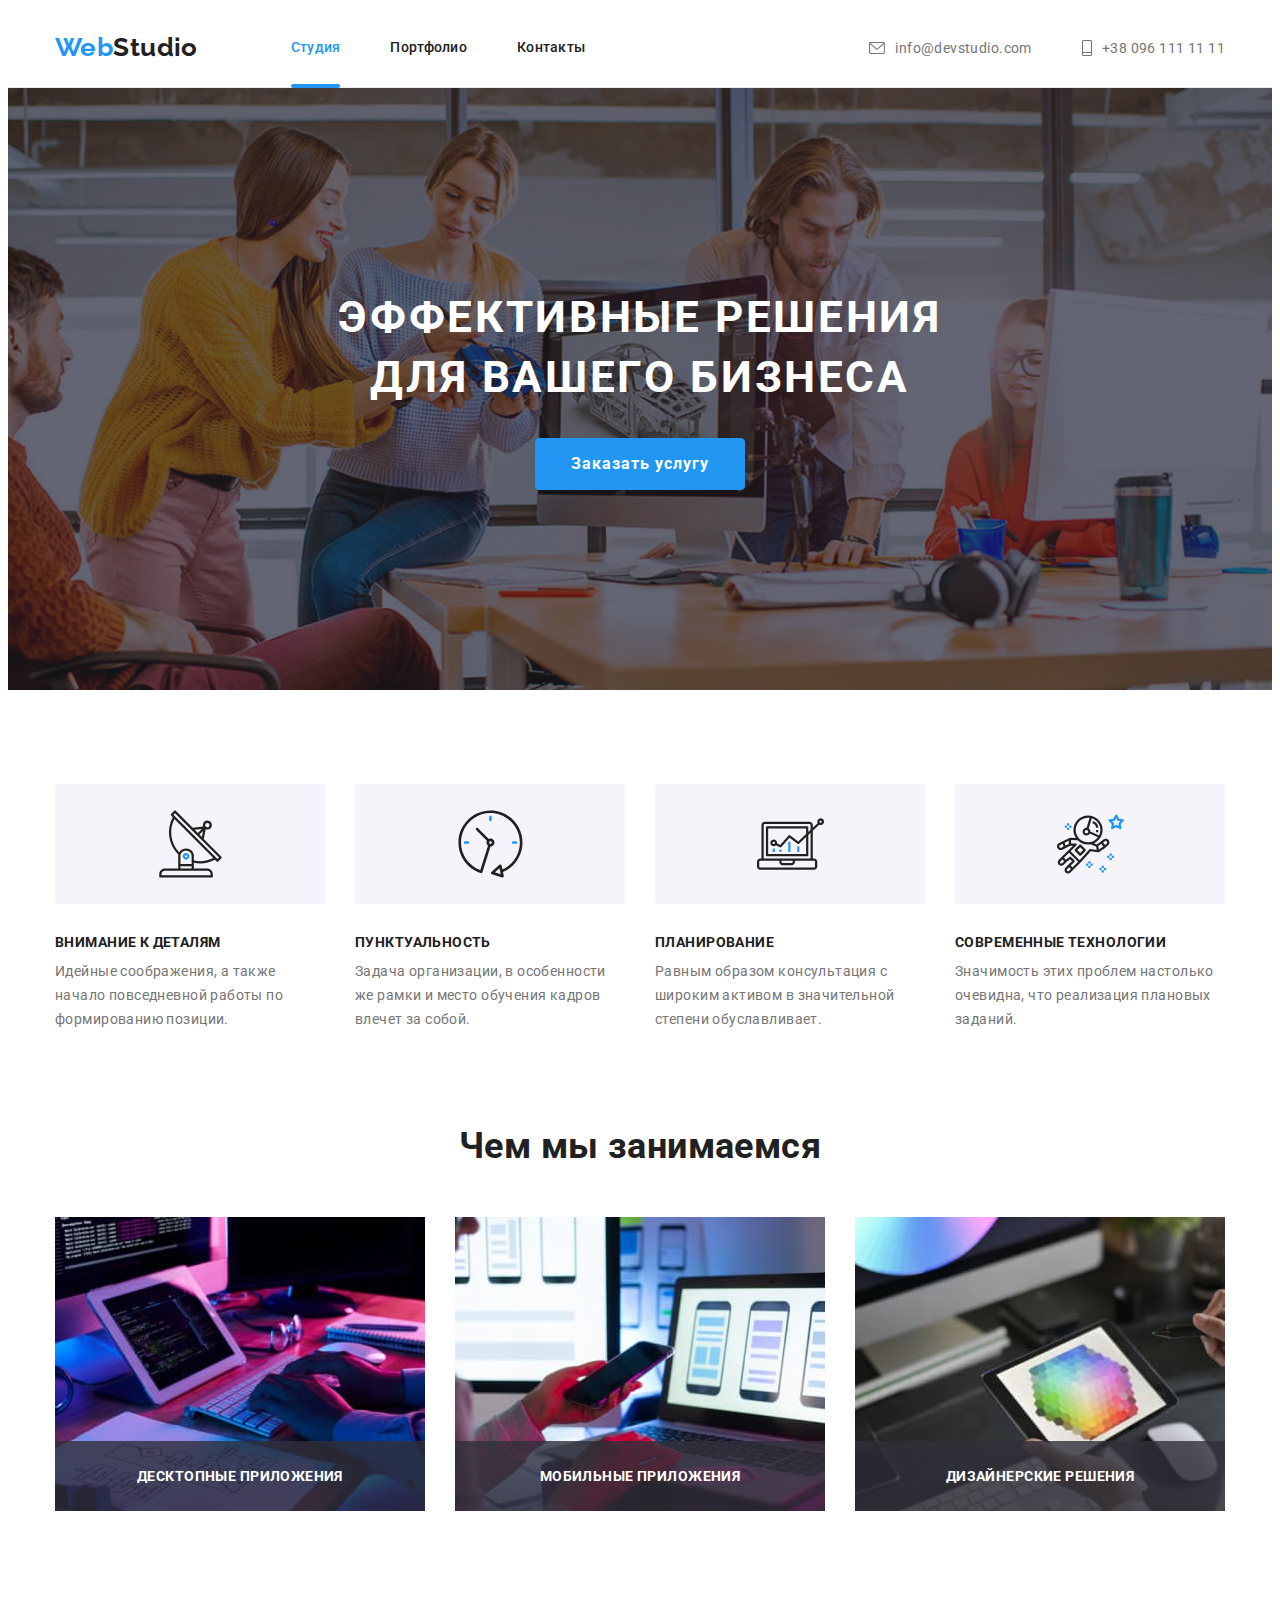
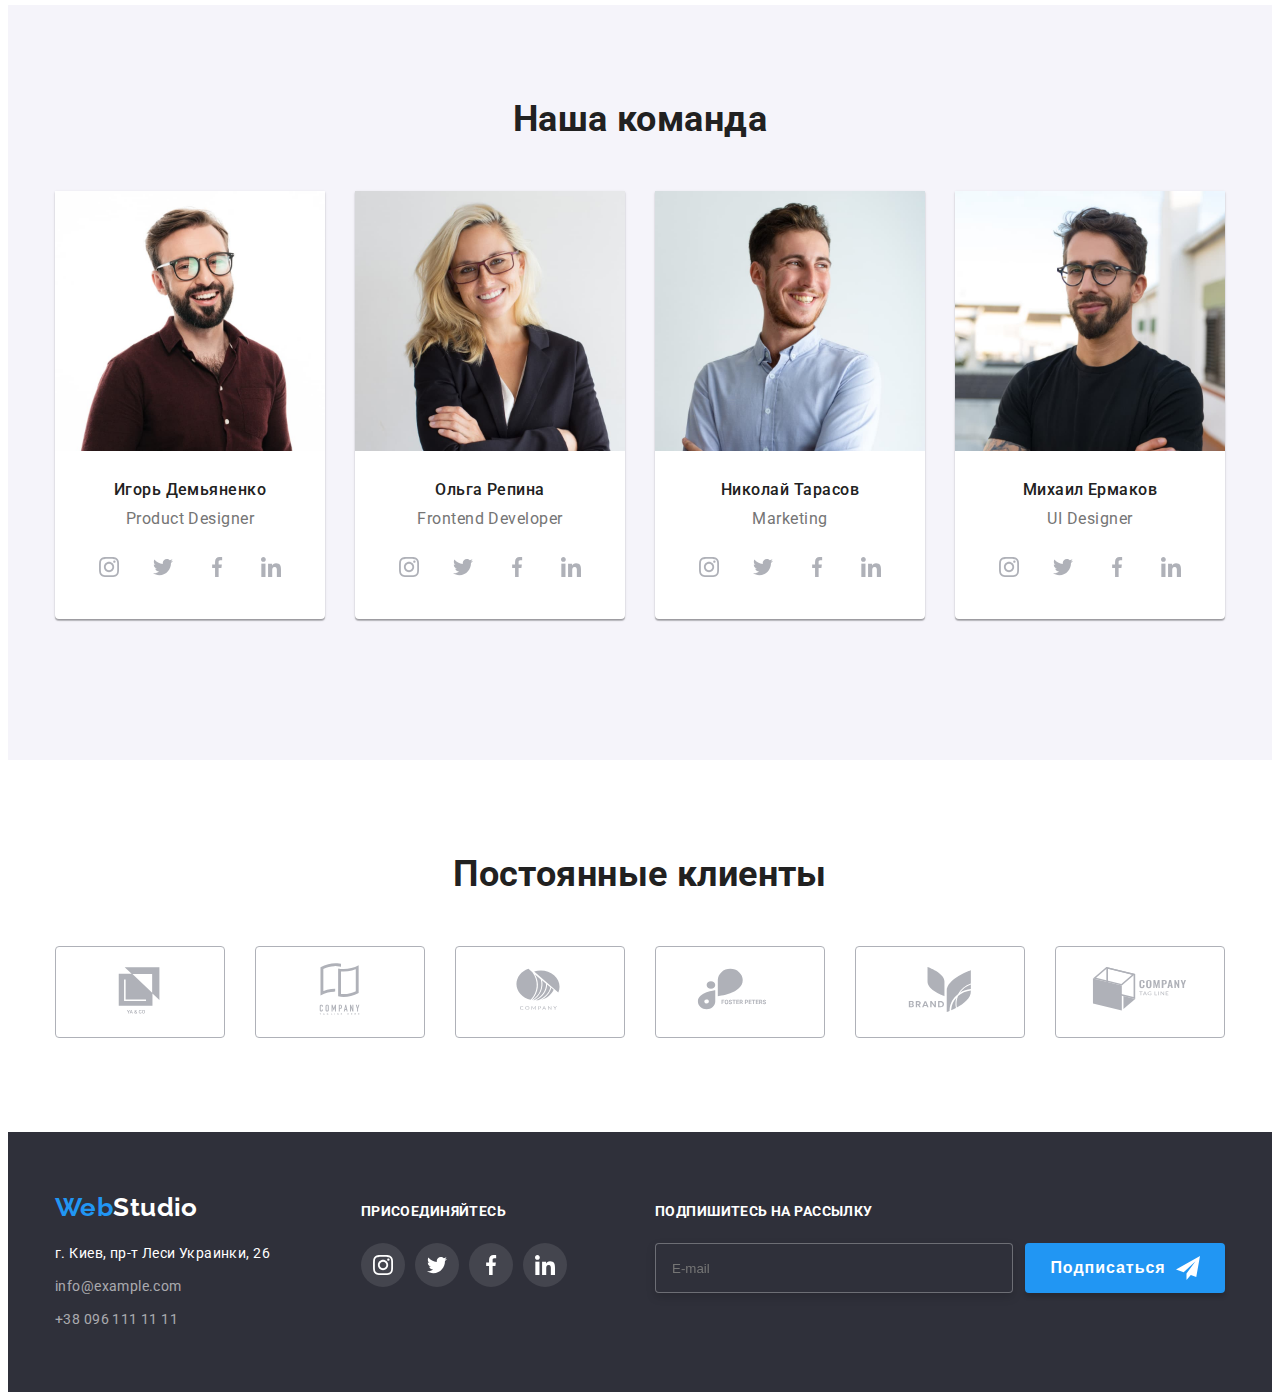
<file: index.html>
<!DOCTYPE html>
<html lang="ru">
<head>
	<meta charset="UTF-8">
	<meta name="viewport" content="width=device-width, initial-scale=1.0">
	<title>Студия</title>
	<link href="https://fonts.googleapis.com/css2?family=Raleway:wght@400;700&family=Roboto:wght@400;500;700;900&display=swap" rel="stylesheet">
	<link rel="stylesheet" href="https://cdnjs.cloudflare.com/ajax/libs/modern-normalize/1.1.0/modern-normalize.min.css" integrity="sha512-wpPYUAdjBVSE4KJnH1VR1HeZfpl1ub8YT/NKx4PuQ5NmX2tKuGu6U/JRp5y+Y8XG2tV+wKQpNHVUX03MfMFn9Q==" crossorigin="anonymous" referrerpolicy="no-referrer" />
	<link rel="stylesheet" href="./css/styles.css">
</head>


<body>
	
	<header class="header">
		<div class="container">
			<a href="" class="logo "><span>Web</span>Studio </a>
		<nav class="header-nav">
			<ul class="header-list list">
				<li class="header-item  "><a class="link currentlink header-top-link " target="_blank" href="./index.html" > Студия</a> </li>
				<li class="header-item "><a class="link header-top-link   " target="_blank" href="./portfolio.html" >Портфолио</a></li>			
				<li><a class="link header-top-link " target="_blank" href="" >Контакты</a></li>
			</ul>
		</nav>	
			<ul class="header-link list">
			<li class="header-item">
				<a class="header-link-list mail " href="mailto:info@devstudio.com">
					<svg class="header-soc-icon" width="16" height="12">
						<use href="./images/symbol-defs.svg#icon-envelope"	></use>
					</svg>info@devstudio.com</a></li>
			<li class="header-item">
				<a class="header-link-list tel " href="tel:+380961111111">
					<svg class="header-soc-icon" width="10" height="16">
						<use href="./images/symbol-defs.svg#icon-Vector"	></use>
					</svg> +38 096 111 11 11</a></li>
			</ul>
		
		</div>
	</header>
	<main>	
    <section class="business_idea">
		<div class="container">
		<h1 class="idea-title">Эффективные решения для вашего бизнеса</h1>
		<button type="button" class="btn" data-modal-open>Заказать услугу</button>
		</div>
	</section>
	<section class="plan section">
		<div class="container">
		<h2 class="visually-hidden">Наши плюсы</h2>
		
		<ul class="plan-list list" >
			<li class="plan-item">
				<div class="plan-icon-list">
					<svg class="plan-icon" width="67" height="70">
						<use href="./images/symbol-defs.svg#icon-antenna" ></use>
					</svg>
				</div>
				<h3 class="plan-title">Внимание к деталям</h3>
				<p class="plan-text">Идейные соображения, а также начало повседневной работы по формированию позиции.</p>
			</li>
			<li class="plan-item">
				<div class="plan-icon-list">
					<svg class="plan-icon" width="67" height="70" >
						<use href="./images/symbol-defs.svg#icon-clock" ></use>
					</svg>
				</div>
				<h3 class="plan-title">Пунктуальность</h3>
				<p class="plan-text">Задача организации, в особенности же рамки и место обучения кадров влечет за собой.</p>
			</li>
			<li class="plan-item">
				<div class="plan-icon-list">
					<svg class="plan-icon" width="67" height="70" >
						<use  href="./images/symbol-defs.svg#icon-diagram" ></use>
					</svg>
				</div>
				<h3 class="plan-title">Планирование</h3>
				<p class="plan-text">Равным образом консультация с широким активом в значительной степени обуславливает.</p>
			</li>
			<li class="plan-item">
				<div class="plan-icon-list">
					<svg class="plan-icon" width="67" height="70">
						<use href="./images/symbol-defs.svg#icon-astronaut" ></use>
					</svg>
				</div>
				<h3 class="plan-title">Современные технологии</h3>
				<p class="plan-text">Значимость этих проблем настолько очевидна, что реализация плановых заданий.</p>
			</li>
		</ul>
	</div>
	</section>
	<section class="prise section">
		<div class="container">
		<h2 class="prise-title top-title">Чем мы занимаемся</h2>
	<ul class="prise-list list">
		<li class="prise-item"> 
			<img class="prise-image" src="./images/price1.jpg" width="370" alt="верстка сайта">
		<p class="prise-text">Десктопные приложения</p>
		</li>
		<li class="prise-item"> <img class="prise-image" src="./images/price2.jpg" width="370" alt="адаптивность сайта">
			<p class="prise-text">Мобильные приложения</p>
		</li>
		<li class="prise-item"> <img class="prise-image" src="./images/price3.jpg" width="370" alt="стилизация сайта">
			<p class="prise-text">Дизайнерские решения</p>
		</li>
	</ul>
</div>
	</section>
	<section class="our-team section">
		<div class="container">
		<h2 class="team-title top-title">Наша команда</h2>
		<ul class="team-list list">
			
			<li class="our-team-cards">
				<img src="./images/team1.jpg" alt="Игорь Демьяненко" width="270">
				<div class="team-list-text">
				<h3 class="team-title-text"> Игорь Демьяненко</h3>
				<p class="team-text">Product Designer</p>
				<ul class="team-soc-list list">
					<li class="team-soc-item">
						<a href="" class="teams-soc-link link">
							<svg class="team-soc-icon" width="20" height="20">
								<use href="./images/symbol-defs.svg#icon-instagram"	></use>
							</svg>
						</a>
					</li>
					<li class="team-soc-item">
						<a href="" class="teams-soc-link link">
							<svg class="team-soc-icon" width="20" height="20">
								<use href="./images/symbol-defs.svg#icon-twitter"	></use>
							</svg>
						</a>
					</li>
					<li class="team-soc-item">
						<a href="" class="teams-soc-link link">
							<svg class="team-soc-icon" width="20" height="20">
								<use href="./images/symbol-defs.svg#icon-facebook"	></use>
							</svg>
						</a>
					</li>
					<li class="team-soc-item">
						<a href="" class="teams-soc-link link">
							<svg class="team-soc-icon" width="20" height="20">
								<use href="./images/symbol-defs.svg#icon-linkedin"	></use>
							</svg>
						</a>
					</li>
				</ul>

				</div>
			</li>	
			<li class="our-team-cards">
				<img src="./images/team2.jpg" alt="Ольга Репина" width="270">
				<div class="team-list-text">
				<h3 class="team-title-text">Ольга Репина </h3>
				<p class="team-text">Frontend Developer</p>
				<ul class="team-soc-list list">
					<li class="team-soc-item">
						<a href="" class="teams-soc-link link">
							<svg class="team-soc-icon" width="20" height="20">
								<use href="./images/symbol-defs.svg#icon-instagram"	></use>
							</svg>
						</a>
					</li>
					<li class="team-soc-item">
						<a href="" class="teams-soc-link link">
							<svg class="team-soc-icon" width="20" height="20">
								<use href="./images/symbol-defs.svg#icon-twitter"	></use>
							</svg>
						</a>
					</li>
					<li class="team-soc-item">
						<a href="" class="teams-soc-link link">
							<svg class="team-soc-icon" width="20" height="20">
								<use href="./images/symbol-defs.svg#icon-facebook"	></use>
							</svg>
						</a>
					</li>
					<li class="team-soc-item">
						<a href="" class="teams-soc-link link">
							<svg class="team-soc-icon" width="20" height="20">
								<use href="./images/symbol-defs.svg#icon-linkedin"	></use>
							</svg>
						</a>
					</li>
				</ul>
				</div>
			</li>
			<li class="our-team-cards">
				<img src="./images/team3.jpg" alt="Николай Тарасов" width="270">
				<div class="team-list-text">
				<h3 class="team-title-text">Николай Тарасов </h3>
				<p class="team-text">Marketing</p>
				<ul class="team-soc-list list">
					<li class="team-soc-item">
						<a href="" class="teams-soc-link link">
							<svg class="team-soc-icon" width="20" height="20">
								<use href="./images/symbol-defs.svg#icon-instagram"	></use>
							</svg>
						</a>
					</li>
					<li class="team-soc-item">
						<a href="" class="teams-soc-link link">
							<svg class="team-soc-icon" width="20" height="20">
								<use href="./images/symbol-defs.svg#icon-twitter"	></use>
							</svg>
						</a>
					</li>
					<li class="team-soc-item">
						<a href="" class="teams-soc-link link">
							<svg class="team-soc-icon" width="20" height="20">
								<use href="./images/symbol-defs.svg#icon-facebook"	></use>
							</svg>
						</a>
					</li>
					<li class="team-soc-item">
						<a href="" class="teams-soc-link link">
							<svg class="team-soc-icon" width="20" height="20">
								<use href="./images/symbol-defs.svg#icon-linkedin"	></use>
							</svg>
						</a>
					</li>
				</ul>
				</div>
			</li>
			<li class="our-team-cards">
				<img src="./images/team4.jpg" alt="Михаил Ермаков" width="270">
				<div class="team-list-text">
				<h3 class="team-title-text">Михаил Ермаков </h3>
				<p class="team-text">UI Designer</p>
				<ul class="team-soc-list list">
					<li class="team-soc-item">
						<a href="" class="teams-soc-link link">
							<svg class="team-soc-icon" width="20" height="20">
								<use href="./images/symbol-defs.svg#icon-instagram"	></use>
							</svg>
						</a>
					</li>
					<li class="team-soc-item">
						<a href="" class="teams-soc-link link">
							<svg class="team-soc-icon" width="20" height="20">
								<use href="./images/symbol-defs.svg#icon-twitter"	></use>
							</svg>
						</a>
					</li>
					<li class="team-soc-item">
						<a href="" class="teams-soc-link link">
							<svg class="team-soc-icon" width="20" height="20">
								<use href="./images/symbol-defs.svg#icon-facebook"	></use>
							</svg>
						</a>
					</li>
					<li class="team-soc-item">
						<a href="" class="teams-soc-link link">
							<svg class="team-soc-icon" width="20" height="20">
								<use href="./images/symbol-defs.svg#icon-linkedin"	></use>
							</svg>
						</a>
					</li>
				</ul>
				</div>
			</li>
		</ul>
	</div>
	</section>
	<section class="section">
		<div class="container">
		<h2 class="top-title">Постоянные клиенты</h2>
		<ul class="clients-list list">
			
				<li class="clients-list-item clients-item"><a href="" class="clients-logo">
					<svg class="team-soc-icon" width="106" height="60">
						<use href="./images/symbol-defs.svg#icon-Logo1"	></use>
					</svg>
				</a>
			</li>
			
				<li class="clients-list-item clients-item"><a href="" class="clients-logo">
				<svg class="team-soc-icon" width="106" height="60">
					<use href="./images/symbol-defs.svg#icon-Logo2"	></use>
				</svg>
				</a>
				</li>
			
				<li class="clients-list-item clients-item"><a href="" class="clients-logo">
				<svg class="team-soc-icon" width="106" height="60">
					<use href="./images/symbol-defs.svg#icon-Logo3"	></use>
				</svg>
				</a>
				</li>
			
			
				<li class="clients-list-item clients-item"><a href="" class="clients-logo">
				<svg class="team-soc-icon" width="106" height="60">
					<use href="./images/symbol-defs.svg#icon-Logo4"	></use>
				</svg>
				</a>
				</li>
		
			
				<li class="clients-list-item clients-item"><a href="" class="clients-logo">
				<svg class="team-soc-icon" width="106" height="60">
					<use href="./images/symbol-defs.svg#icon-Logo5"	></use>
				</svg>
				</a>
				</li>
		
			
				<li class="clients-list-item clients-item"><a href="" class="clients-logo">
					<svg class="team-soc-icon" width="106" height="60">
					<use href="./images/symbol-defs.svg#icon-Logo6"	></use>
					</svg>
					</a>
				</li>
			
		</ul>
	</div>
	</section>
	</main>
<footer class="footer">
	<div class="container footer-top-list">
		<div class="footer-address-list">
		<a href="" class="logo footer-logo"><span>Web</span>Studio </a>
		<address>
		<ul class="footer-list list">
			<li ><a class="link address footer-link" href="https://bit.ly/3pXMvUd" target="_blank" rel="noopener noreferrer">г. Киев, пр-т
					Леси Украинки, 26</a> </li>
			<li><a class="link footer-address footer-link" href="mailto:info@devstudio.com">info@example.com</a> </li>
			<li><a class="link footer-address footer-link" href="tel:+380961111111">+38 096 111 11 11</a> </li>
		</ul>
		</address>
	</div>
		<div class="footer-soc-secondary-list">
		<p class="soc-title">присоединяйтесь</p>
		<ul class="footer-soc-list list">
			<li class="footer-soc-item">
				<a href="" class="footer-soc-link link">
				<svg class="footer-soc-icon" width="20" height="20">
					<use href="./images/symbol-defs.svg#icon-instagram"	></use>
				</svg>
				</a>
			</li>
			<li class="footer-soc-item">
				<a href="" class="footer-soc-link link">
				<svg class="footer-soc-icon" width="20" height="20">
					<use href="./images/symbol-defs.svg#icon-twitter"	></use>
				</svg>
				</a>
			</li>
			<li class="footer-soc-item">
				<a href="" class="footer-soc-link link">
				<svg class="footer-soc-icon" width="20" height="20">
					<use href="./images/symbol-defs.svg#icon-facebook"	></use>
				</svg>
				</a>
			</li>
			<li class="footer-soc-item">
				<a href="" class="footer-soc-link link">
				<svg class="footer-soc-icon" width="20" height="20">
					<use href="./images/symbol-defs.svg#icon-linkedin"	></use>
				</svg>
				</a>
			</li>
		</ul>
		
		</div>
		<div class="footer-form">
			<p class="form-title"> Подпишитесь на рассылку</p>
			<form  class="footer-mail">
				<div class="form-wrap">
					<label for="user-follow" class="footer-label "> </label>
					<input type="email" name="user-follow" id="user-follow" placeholder="E-mail" class="footer-input">
					<button type="submit" class="mail-btn">
						Подписаться 
						<svg class="footer-send-icon" width="24" height="24">
							<use href="./images/symbol-defs.svg#icon-icon-send"	></use>
						</svg>
					</button>
				</div>
				
			</form>

		</div>
	</div>
</footer>
<div class="backdrop is-hidden" data-modal>
	<div class="modal">
		<button type="button" class="modal-close-btn" data-modal-close>
			<svg class="modal-btn" width="18" height="18">
				<use href="./images/symbol-defs.svg#icon-close-black"	></use>
			</svg>
		</button>
		<p class="modal-title">Оставьте свои данные, мы вам перезвоним</p>
		<form class="modal-form">
		<div class="modal-field">
			
			<label for="user-name" class="modal-label"> Имя</label>
			
			<div class="modal-wrap">
				<input type="text" name="user-name" id="user-name" placeholder=" " class="modal-input" />
			<svg class="modal-icon" width="18" height="18">
				<use href="./images/symbol-defs.svg#icon-person-black-18dp-1"	></use>
			</svg>
			
		</div>
		</div>
		<div class="modal-field">
			<label for="user-tel" class="modal-label">Телефон </label>
			<div class="modal-wrap">
				<input type="tel" name="user-tel" placeholder=" " id="user-tel" class="modal-input"/>
			<svg class="modal-icon" width="18" height="18">
				<use href="./images/symbol-defs.svg#icon-phone-black-18dp-1"	></use>
			</svg>
			</div>
			
		</div>
		<div class="modal-field"> 
			<label for="user-mail" class="modal-label">Почта </label>
			<div class="modal-wrap">
				<input type="email" name="user-mail" placeholder=" " id="user-mail" class="modal-input"/>
			<svg class="modal-icon" width="18" height="18">
				<use href="./images/symbol-defs.svg#icon-email-black-18dp-1"	></use>
			</svg>
			</div>
			
		</div>
		<div class="modal-field">
			<label for="user-comment" class="modal-label">Комментарий </label>
			<textarea name="user-comment"
			id="user-comment" 
			class="modal-comment" 
			placeholder="Введите текст" ></textarea>
		</div>

		<div class="modal-field">
			
			<input type="checkbox" name="privacy" class="modal-check visually-hidden  " id="privacy" >
			<label for="privacy" class="check-text" >Соглашаюсь с рассылкой и принимаю <a class="modal-link "> Условия договора</a> </label>
			
		</div>

			<button type="submit" class="modal-submit"> Отправить </button>
		
		


		</form>
	</div>
</div>
<script src="./js/modal.js"></script>
</body>
</file>
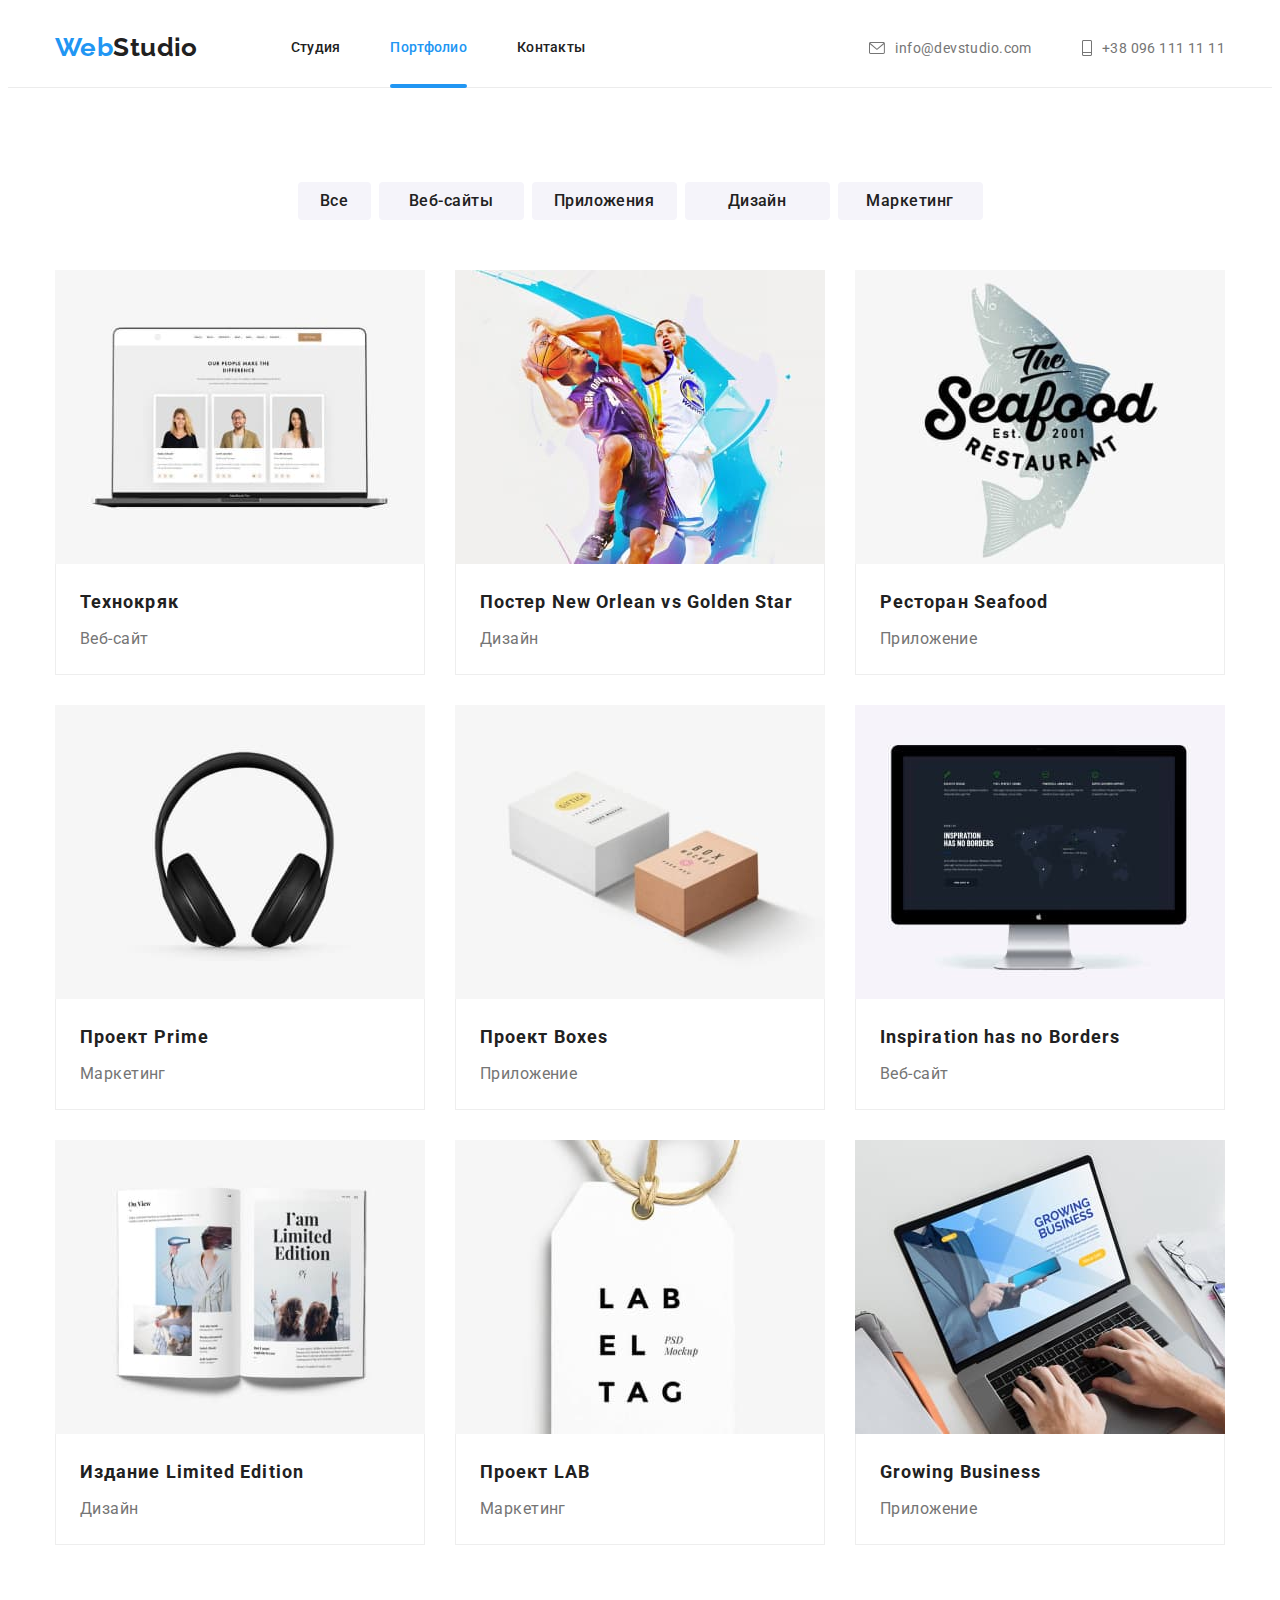
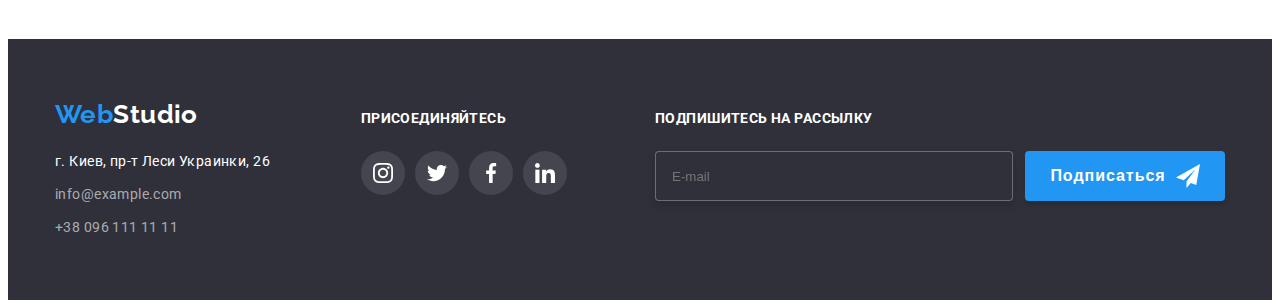
<file: portfolio.html>
<!DOCTYPE html>
<html lang="ru">
<head>
	<meta charset="UTF-8">
	<meta name="viewport" content="width=device-width, initial-scale=1.0">
	<title>Портфолио</title>
	<link href="https://fonts.googleapis.com/css2?family=Raleway:wght@400;700&family=Roboto:wght@400;500;700;900&display=swap" rel="stylesheet">
    <link rel="stylesheet" href="https://cdnjs.cloudflare.com/ajax/libs/modern-normalize/1.1.0/modern-normalize.min.css" integrity="sha512-wpPYUAdjBVSE4KJnH1VR1HeZfpl1ub8YT/NKx4PuQ5NmX2tKuGu6U/JRp5y+Y8XG2tV+wKQpNHVUX03MfMFn9Q==" crossorigin="anonymous" referrerpolicy="no-referrer" />
	<link rel="stylesheet" href="./css/styles.css">
</head>
<body>
    <header class="header">
		<div class="container">
			<a href="" class="logo "><span>Web</span>Studio </a>
		<nav class="header-nav">
			<ul class="header-list list">
				<li class="header-item  "><a class="link  header-top-link " target="_blank" href="./index.html" > Студия</a> </li>
				<li class="header-item "><a class="link header-top-link currentlink   " target="_blank" href="./portfolio.html" >Портфолио</a></li>			
				<li><a class="link header-top-link " target="_blank" href="" >Контакты</a></li>
			</ul>
		</nav>	
			<ul class="header-link list">
			<li class="header-item">
				<a class="header-link-list mail " href="mailto:info@devstudio.com">
					<svg class="header-soc-icon" width="16" height="12">
						<use href="./images/symbol-defs.svg#icon-envelope"	></use>
					</svg>info@devstudio.com</a></li>
			<li class="header-item">
				<a class="header-link-list tel " href="tel:+380961111111">
					<svg class="header-soc-icon" width="10" height="16">
						<use href="./images/symbol-defs.svg#icon-Vector"	></use>
					</svg> +38 096 111 11 11</a></li>
			</ul>
		
		</div>
	</header>
<main>
</div>
    <section class="section">
     <div class="container">  
    <h1 class="visually-hidden">Примеры работ</h1>
    
    <ul class=" portfolio-top-list list ">
        <li class="portfolio-item" ><button class="portfolio-btn btn-all" type="button">Все</button></li>
        <li class="portfolio-item" ><button class="portfolio-btn" type="button">Веб-сайты</button></li>
        <li class="portfolio-item" ><button class="portfolio-btn" type="button">Приложения</button></li>
        <li class="portfolio-item" ><button class="portfolio-btn" type="button">Дизайн</button></li>
        <li class="portfolio-item" ><button class="portfolio-btn" type="button">Маркетинг</button></li>
    </ul>

    <ul class="portfolio-list list">
        <li class="potfolio-cards-item">
            <a class="portfolio-link" href="">
                <div class="portfolio-wrapper">
                    <img  class="portfolio-image" src="./images/portfolio/portfolio1.jpg" width="370px" alt="примеры работ">
            <p class="portfolio-secondary-text">
                Ресурс предлагает комплексные предложения с разным уровнем функционала и сервисов. Все это позволит посетителю получить исчерпывающие сведения о компании или частном лице.
            </p>
                </div>
            
            <div class="portfolio-top-text">
            <h2 class="portfolio-title">Технокряк</h2>
            <p class="portfolio-text">Веб-сайт</p>
            </div>
             </a>
        </li>

        <li class="potfolio-cards-item"><a class="portfolio-link" href="">
            <div class="portfolio-wrapper">
            <img  class="portfolio-image"  src="./images/portfolio/portfolio2.jpg" width="370px" alt="примеры работ">
            
            <p class="portfolio-secondary-text">
                Ресурс предлагает комплексные предложения с разным уровнем функционала и сервисов. Все это позволит посетителю получить исчерпывающие сведения о компании или частном лице.
            </p>
        </div>
            <div class="portfolio-top-text">
            <h2 class="portfolio-title">Постер New Orlean vs Golden Star</h2>
            <p class="portfolio-text">Дизайн</p>
            </div>
            </a>
        </li>

        <li class="potfolio-cards-item">
            <a class="portfolio-link" href="">
                <div class="portfolio-wrapper">
                <img  class="portfolio-image"  src="./images/portfolio/portfolio3.jpg" width="370px" alt="примеры работ">
                
                <p class="portfolio-secondary-text">
                    Ресурс предлагает комплексные предложения с разным уровнем функционала и сервисов. Все это позволит посетителю получить исчерпывающие сведения о компании или частном лице.
                </p>
            </div>
                <div class="portfolio-top-text">
                <h2 class="portfolio-title">Ресторан Seafood</h2>
                <p class="portfolio-text">Приложение</p>
                </div>
            </a>
        </li>

        <li class="potfolio-cards-item"><a class="portfolio-link" href="">
            <div class="portfolio-wrapper">
            <img  class="portfolio-image"  src="./images/portfolio/portfolio4.jpg" width="370px" alt="примеры работ">
            <p class="portfolio-secondary-text">
                Ресурс предлагает комплексные предложения с разным уровнем функционала и сервисов. Все это позволит посетителю получить исчерпывающие сведения о компании или частном лице.
            </p>
            </div>
            <div class="portfolio-top-text">
            <h2 class="portfolio-title">Проект Prime</h2>
            <p class="portfolio-text">Маркетинг</p>
             </div>
            </a>
        </li>

        <li class="potfolio-cards-item"><a class="portfolio-link" href="">
            <div class="portfolio-wrapper">
            <img  class="portfolio-image"  src="./images/portfolio/portfolio5.jpg" width="370px" alt="примеры работ">
            <p class="portfolio-secondary-text">
                Ресурс предлагает комплексные предложения с разным уровнем функционала и сервисов. Все это позволит посетителю получить исчерпывающие сведения о компании или частном лице.
            </p>
            </div>
            <div class="portfolio-top-text">
            <h2 class="portfolio-title">Проект Boxes</h2>
            <p class="portfolio-text">Приложение</p>
            </div>
            </a>
        </li>

        <li class="potfolio-cards-item"><a class="portfolio-link" href="">
            <div class="portfolio-wrapper">
            <img  class="portfolio-image"  src="./images/portfolio/portfolio6.jpg" width="370px" alt="примеры работ">
            <p class="portfolio-secondary-text">
                Ресурс предлагает комплексные предложения с разным уровнем функционала и сервисов. Все это позволит посетителю получить исчерпывающие сведения о компании или частном лице.
            </p>
        </div>
            <div class="portfolio-top-text">
            <h2 class="portfolio-title">Inspiration has no Borders</h2>
            <p class="portfolio-text">Веб-сайт</p>
            </div>
            </a>
        </li>

        <li class="potfolio-cards-item"><a class="portfolio-link" href="">
            <div class="portfolio-wrapper">
            <img  class="portfolio-image"  src="./images/portfolio/portfolio7.jpg" width="370px" alt="примеры работ"> 
            <p class="portfolio-secondary-text">
                Ресурс предлагает комплексные предложения с разным уровнем функционала и сервисов. Все это позволит посетителю получить исчерпывающие сведения о компании или частном лице.
            </p>
        </div>
            <div class="portfolio-top-text">
            <h2 class="portfolio-title">Издание Limited Edition</h2>
            <p class="portfolio-text">Дизайн</p>
            </div>
            </a>
        </li>

        <li class="potfolio-cards-item"><a class="portfolio-link" href="">
           
            <div class="portfolio-wrapper"> 
                <img  class="portfolio-image"  src="./images/portfolio/portfolio8.jpg" width="370px" alt="примеры работ">
            <p class="portfolio-secondary-text">
                Ресурс предлагает комплексные предложения с разным уровнем функционала и сервисов. Все это позволит посетителю получить исчерпывающие сведения о компании или частном лице.
            </p>
        </div>
            <div class="portfolio-top-text">
                <h2 class="portfolio-title">Проект LAB</h2>
                <p class="portfolio-text">Маркетинг</p>
            </div>
        </a>
        </li>

        <li class="potfolio-cards-item"><a class="portfolio-link" href=""> 
            <div class="portfolio-wrapper">
            <img  class="portfolio-image"  src="./images/portfolio/portfolio9.jpg" width="370px" alt="примеры работ">
            <p class="portfolio-secondary-text">
                Ресурс предлагает комплексные предложения с разным уровнем функционала и сервисов. Все это позволит посетителю получить исчерпывающие сведения о компании или частном лице.
            </p>
        </div>
            <div class="portfolio-top-text">
                <h2 class="portfolio-title"> Growing Business</h2>
                <p class="portfolio-text">Приложение</p>
            </div>
        </a>
        </li>
    </ul>
    </div> 

</section>
</main>
<footer class="footer">
	<div class="container footer-top-list">
		<div class="footer-address-list">
		<a href="" class="logo footer-logo"><span>Web</span>Studio </a>
		<address>
			
		<ul class="footer-list list">
			<li ><a class="link address footer-link" href="https://bit.ly/3pXMvUd" target="_blank" rel="noopener noreferrer">г. Киев, пр-т
					Леси Украинки, 26</a> </li>
			<li><a class="link footer-address footer-link" href="mailto:info@devstudio.com">info@example.com</a> </li>
			<li><a class="link footer-address footer-link" href="tel:+380961111111">+38 096 111 11 11</a> </li>
		</ul>
		</div>
		</address>
		<div class="footer-soc-secondary-list">
		<p class="soc-title">присоединяйтесь</p>
		<ul class="footer-soc-list list">
			<li class="footer-soc-item">
				<a href="" class="footer-soc-link link">
				<svg class="footer-soc-icon" width="20" height="20">
					<use href="./images/symbol-defs.svg#icon-instagram"	></use>
				</svg>
				</a>
			</li>
			<li class="footer-soc-item">
				<a href="" class="footer-soc-link link">
				<svg class="footer-soc-icon" width="20" height="20">
					<use href="./images/symbol-defs.svg#icon-twitter"	></use>
				</svg>
				</a>
			</li>
			<li class="footer-soc-item">
				<a href="" class="footer-soc-link link">
				<svg class="footer-soc-icon" width="20" height="20">
					<use href="./images/symbol-defs.svg#icon-facebook"	></use>
				</svg>
				</a>
			</li>
			<li class="footer-soc-item">
				<a href="" class="footer-soc-link link">
				<svg class="footer-soc-icon" width="20" height="20">
					<use href="./images/symbol-defs.svg#icon-linkedin"	></use>
				</svg>
				</a>
			</li>
		</ul>
		
		</div>
		<div class="footer-form">
			<p class="form-title"> Подпишитесь на рассылку</p>
			<form  class="footer-mail">
				<div class="form-wrap">
					<label for="user-follow" class="footer-label "> </label>
					<input type="email" name="user-follow" id="user-follow" placeholder="E-mail" class="footer-input">
					<button type="submit" class="mail-btn">
						Подписаться 
						<svg class="footer-send-icon" width="24" height="24">
							<use href="./images/symbol-defs.svg#icon-icon-send"	></use>
						</svg>
					</button>
				</div>
				
			</form>

		</div>
	</div>
</footer>

</body>
</file>
<file: css/styles.css>
:root{
  --general-color:#212121;
  --aсcent-color:#2196F3;
  --background-сolor: #2F303A ;
  --text-color:#757575;
  --litter-color-white:#ffffff;
  --heder-height:80px;

}
*,
*::before,
*::after {
  box-sizing: border-box;
}

p,h1,h2,h3,h4,h5,h6{
  margin:0;
  padding: 0;
}
.btn{
  cursor: pointer;
}

.section{
  padding-top: 94px;
  padding-bottom: 94px;

}

ul,ol{
  margin: 0;
  padding-left:0;
}

.container{
  width: 1200px;  max-width: 100%;
  margin: 0 auto;
  padding-left: 15px;
  padding-right: 15px;
}

body{
 
  font-family: 'Roboto';
  font-style: normal;
  font-size: 14px;
  letter-spacing: 0.03em;
  color: var(--general-color);
  background-color: var(--litter-color-white);
}
.visually-hidden {
  position: absolute;
  width: 1px;
  height: 1px;
  margin: -1px;
  border: 0;
  padding: 0;
  
  white-space: nowrap;
  clip-path: inset(100%);
  clip: rect(0 0 0 0);
  overflow: hidden;
}
.list{
  list-style: none;
}

.link{
  color: var(--general-color);
  text-decoration: none;
}
.link:hover, 
.link:focus{
  color:var(--aсcent-color) ;
}

.top-title{
font-weight: 700;
font-size: 36px;
line-height: 1.16;
text-align: center;
}


/* --------HEADER-------- */
.logo{
 text-decoration: none;
 font-family: 'Raleway', sans-serif;
font-weight: 700;
font-size: 26px;
line-height: 1.19;
color: var(--general-color);
margin-right: 93px;
padding-top: 24px;
padding-bottom: 25px;

}

.header{
  height: var(--heder-height);
  border-bottom: 1px solid #ECECEC;
}




.header .container{
  display: flex;
  align-items: center;
}

.currentlink{
  color: var(--aсcent-color);
}


span{
  color:var(--aсcent-color) ;
}



.header-list{
  display: flex;
  align-items: center;
font-weight: 500;
color: var(--general-color);
line-height: 1.14;
letter-spacing: 0.02em;


}



.header-link{
  display: flex;
  margin-left: auto;
  align-items: center;
  
}
.header-top-link{
  transition:  color 250ms cubic-bezier(0.4, 0, 0.2, 1);
}


.header-top-link:hover ,
.header-top-link:focus {
  color: var(--aсcent-color);
}
.header-soc-icon{
  
  fill:var(--text-color) ;
  margin-right: 10px;
}

.header-link-list{
  font-weight: 500;
  font-weight: normal;
  text-decoration: none;
  color: var(--text-color);
  display: flex;
  align-items: center;
  transition:  color 250ms cubic-bezier(0.4, 0, 0.2, 1);
}
.header-link-list:hover ,
.header-link-list:focus {
  color: var(--aсcent-color);
}
.header-link-list:hover .header-soc-icon,
.header-link-list:focus .header-soc-icon{
  fill: var(--aсcent-color);
}
.header-item:not(:last-child){
  margin-right:50px ;
}
.header-item{
  position:relative;
}
.link.currentlink::after{
  content: '';
  position: absolute;
  width: 100%;
  height: 4px;
  background-color:var(--aсcent-color);
  border-radius: 2px;
  left: 0;
  bottom: -32px;
}

 

/* ------business_idea------- */
.business_idea{
  background-image:linear-gradient(rgba(47, 48, 58, 0.4),rgba(47, 48, 58, 0.4)), url(../images/hero.jpg);
  background-repeat: no-repeat;
  background-position: center;
  background-size: cover;
  background-color:var(--background-сolor) ;
  padding-top: 200px;
  padding-bottom: 200px;
  max-width: 1600px;
  margin: 0 auto;
}
  

.idea-title{
  font-size: 44px;
  line-height: 1.36;
  text-align: center;
  letter-spacing: 0.06em;
  text-transform: uppercase;
  color: var(--litter-color-white);
  width: 696px;
  margin: 0 auto;
  
 
}
.btn{
  background-color: var(--aсcent-color);
  font-family:inherit ;

font-weight: 700;
font-size: 16px;
line-height: 1.88;

display: flex;
align-items: center;
text-align: center;
letter-spacing: 0.06em;
color: var(--litter-color-white);
padding: 10px 35px;
margin: 30px auto 0;
border: 1px solid var(--aсcent-color);
border-radius: 4px;

}
/* -------PLAN------- */


.plan-item:not(:last-child){
  margin-right: 30px;
}
.plan-list{
  display: flex;
}


.plan-title{
font-weight: 700;
font-size: 14px;
line-height: 16px;
letter-spacing: 0.03em;
text-transform: uppercase;
margin-bottom: 10px;
}

.plan-text{
width: 270px;
font-size: 14px;
line-height: 1.71;

letter-spacing: 0.03em;

color: var(--text-color);
}




.plan-icon-list{
  display: flex;
  justify-content: center;
  align-items: center;
 
 
  width: 270px;
  height: 120px;
  background-color: #F5F4FA;
  border-radius: 4px;
  margin-bottom: 30px;
}
.plan-icon-list:last-child{
  margin-right: 0;
}
/*---------PRISE-----------  */
.prise{
  padding-top: 0;
}

.prise-list{
  display: flex;
  justify-content: space-between;
}
.prise-item{
  position: relative;
}

img{
  display: block;
  min-width: 100%;
  height: auto;
}
.prise-text{
  position: absolute;
  left:0;
  bottom: 0;
  width: 100%;
  height: 70px;
  background: rgba(47, 48, 58, 0.8);
  font-weight: 700;
font-size: 14px;
line-height: 1.15;
text-align: center;
display:flex;
justify-content:center;
align-items: center;
letter-spacing: 0.03em;
text-transform: uppercase;

color: #FFFFFF;

}

.prise-title{
  margin-bottom: 50px;
}
/* -----------OUR-TEAM------------ */
.our-team{

  background: #F5F4FA;
}
.team-title{
  margin-bottom: 50px;
}
.team-title-text{
  font-family: 'Roboto';
font-style: normal;
font-weight: 500;
font-size: 16px;
line-height: 1.18;
letter-spacing: 0.03em;
color: var(--general-color);
margin-bottom: 10px;
}

.team-list{
display: flex;
padding-bottom: 47px;

}

.our-team-cards:not(:last-child){
  margin-right: 30px;
}

.our-team-cards{
 
justify-content: space-between;
 
width: 270px;


background: #FFFFFF;

box-shadow: 0px 1px 3px rgba(0, 0, 0, 0.12), 0px 1px 1px rgba(0, 0, 0, 0.14), 0px 2px 1px rgba(0, 0, 0, 0.2);
border-radius: 0px 0px 4px 4px;
}

 .team-text{
  font-family: 'Roboto';
  font-style: normal;
  font-size: 16px;
  line-height: 1.18;
  letter-spacing: 0.03em;
  color: var(--text-color);
 }
 
 .team-soc-item{
   width: 44px;
   height: 44px;
   margin-right: 10px;
 }
 .team-soc-item:last-child{
   margin-right: 0;
 }

 .teams-soc-link{
   width: 100%;
   height: 100%;
   border-radius: 50%;

   display: flex;
   align-items: center;
   justify-content: center;
   transition:  background-color 250ms cubic-bezier(0.4, 0, 0.2, 1);
 }

 .teams-soc-link:hover,
 .teams-soc-link:focus{
   background-color: var(--aсcent-color);
 }

 .teams-soc-link:hover .team-soc-icon,
 .teams-soc-link:focus .team-soc-icon{
   fill: var(--litter-color-white);
 }

 .team-soc-list{
   margin-top: 16px;
   display: flex;
   justify-content: center;
 }

 .team-soc-icon{
   fill: #AFB1B8;
 }

.team-list-text{
  padding: 30px 0;
  text-align: center;}


  /* CLIENTS */
.clients-list{
display: flex;
justify-content: center;
align-items: center;
margin-top: 50px;
}

.clients-item{
  display: flex;
  justify-content: center;
  align-items: center;
  
  width: 170px;
  height: 92px;
  border: 1px solid #AFB1B8;
border-radius: 4px;
margin-right: 30px;
transition: border 250ms cubic-bezier(0.4, 0, 0.2, 1);



}
.clients-item:last-child{
  margin-right: 0;
}
.clients-item:hover,
.clients-item:focus{
border: 1px solid #2196F3 ;
}

.clients-item:hover .team-soc-icon,
.clients-item:focus .team-soc-icon{
  fill: var(--aсcent-color);
}




 /* --------FOOTER------ */
 .footer{
  padding-top: 60px;
  padding-bottom: 60px;
  background: var(--background-сolor);
}
.footer-logo{
color: var(--litter-color-white);
padding-top:60px;

}
.footer-link:not(:last-child){
  margin-bottom: 9px;
}
.footer-link{
  transition: color 250ms cubic-bezier(0.4, 0, 0.2, 1);
}

.footer-link:hover,
.footer-link:focus{
  color: var(--aсcent-color);
}

.footer-list{
  margin-top: 20px;
  
}

.footer-address{
font-size: 14px;
line-height: 1.71;
letter-spacing: 0.03em;
color: rgba(255, 255, 255, 0.6);
}
.footer-top-list{
  display: flex;
  align-items: baseline;
  
}

.address{
  font-style:normal;
font-size: 14px;
line-height: 1.71;
letter-spacing: 0.03em;

color: var(--litter-color-white);
}
.footer-address-list{
  margin-right: 70px;
}

.footer-address{
  display: block;
  margin-top: 9px;
  font-style:normal;
}
.footer-soc-list{
  display: flex;
  margin-top: 20px;
}


.soc-title{
  font-weight: 700;
font-size: 14px;
line-height: 1.71;
letter-spacing: 0.03em;
text-transform: uppercase;

color: #FFFFFF;
}
.footer-soc-icon{
  fill: var(--litter-color-white);
}
.footer-soc-link:hover,
.footer-soc-link:focus{
  background-color: var(--aсcent-color);
}


.footer-soc-item{
  width: 44px;
   height: 44px;
   margin-right: 10px;
   background: rgba(255, 255, 255, 0.1);
   border-radius: 50%;
}

.footer-soc-link{
  width: 100%;
   height: 100%;
   border-radius: 50%;
   display: flex;
   align-items: center;
   justify-content: center;
   transition: background-color 250ms cubic-bezier(0.4, 0, 0.2, 1);
   
}

.form-title{
  font-weight: 700;
font-size: 14px;
line-height: 1.71;
letter-spacing: 0.03em;
text-transform: uppercase;

color: var(--litter-color-white);
}

.footer-input{
  
  width: 358px;
  height: 50px;
  background-color:var(--background-сolor) ;
  color: rgba(255, 255, 255, 0.6);
  padding-left: 16px;
  outline:none;
  border: 1px solid rgba(255, 255, 255, 0.3);
filter: drop-shadow(0px 4px 4px rgba(0, 0, 0, 0.15));
border-radius: 4px;
}
.mail-btn{
  display: flex;
  align-items:center;
  justify-content: center;
  width: 200px;
  height: 50px;
  background: #2196F3;
box-shadow: 0px 4px 4px rgba(0, 0, 0, 0.15);
border-radius: 4px;
margin-left: 12px;
font-weight: 700;
font-size: 16px;
line-height: 1.88;
cursor:pointer;
letter-spacing: 0.06em;
color: #FFFFFF;
border: none;
}

.footer-form{
  margin-left: auto;
}

.form-wrap{
  display: flex;
  margin-top: 20px;
}
.footer-send-icon{
  margin-left: 10px;
}




/* ---------MODAL--------- */
.backdrop{
  position:fixed;
  top: 0;
  
  width: 100%;
  height: 100%;
  background: rgba(0, 0, 0, 0.2);
  transition: opacity 300ms, visibility 300ms;
}
.modal{
  padding:40px;
  position: absolute;
  width: 528px;
  min-height: 581px;
  background-color: var(--litter-color-white);
  top: 50%;
  left: 50%;
  transform: translate(-50%,-50%);
  box-shadow: 0px 1px 3px rgba(0, 0, 0, 0.12), 0px 1px 1px rgba(0, 0, 0, 0.14), 0px 2px 1px rgba(0, 0, 0, 0.2);
border-radius: 4px;
}
.modal-title{
  font-weight: 700;
font-size: 20px;
line-height: 1.15;
text-align: center;
letter-spacing: 0.03em;
margin-bottom: 12px;
}
.modal-close-btn{
  position: absolute;
  top:8px;
  right:8px;
  width: 30px;
  background: #FFFFFF;
  height: 30px;
  
border: 1px solid rgba(0, 0, 0, 0.1);
border-radius: 50%;
cursor:pointer;
}
.modal-btn{
  position: absolute;
  top: 50%;
  left: 50%;
  transform: translate(-50%,-50%);

  fill: var(--general-color);
}
.modal-close-btn:hover{
  fill: var(--aсcent-color);
}

 .modal-btn:hover{
  fill: var(--aсcent-color);
}
.is-hidden{
 visibility: hidden;
 opacity: 0;
 pointer-events: none;

}

.modal-field{
  
  margin-bottom: 10px;
}

.modal-input{

  width:100%;
  height: 40px;
  border: 1px solid rgba(33, 33, 33, 0.2);
border-radius: 4px;
padding-left: 42px;
  outline: none;
  transition: border-color 250ms cubic-bezier(0.4, 0, 0.2, 1);
   
}

.modal-input:focus {
border-color:var(--aсcent-color) ;
}
.modal-input:focus+ .modal-icon{
  fill: var(--aсcent-color);
}

.modal-wrap{
  position: relative;
  margin-top: 4px;
}

.modal-icon{
  position: absolute;
  left:12px;
  top:50%;
  transform:translateY(-50%);
  transition: fill 250ms cubic-bezier(0.4, 0, 0.2, 1);
   

}

.modal-comment{
  padding: 12px 16px;
  width:100%;
  height: 120px;
  border: 1px solid rgba(33, 33, 33, 0.2);
border-radius: 4px;
margin-top:4px;
resize: none;
outline:none;

}


.modal-label{
font-weight: 400;
font-size: 12px;
line-height: 1.16;

letter-spacing: 0.01em;

color: #757575;
}

.check-text{
  font-weight: 400;
font-size: 14px;
line-height: 1.71;
 text-align: center;
letter-spacing: 0.03em;

color: var(--text-color);
display: flex;
align-items:center;
justify-content: center;
}


.check-text::before {
  content: "";
  width: 16px;
  height: 15px;
  border: 2px solid #212121;
  border-radius: 3px;
  margin-right: 9px;
  cursor: pointer;
}

 .modal-check:checked + .check-text::before { 
  background-color:var(--aсcent-color);
  background-image: url(../images/check.svg);
  border: none;
  background-repeat: no-repeat;
  background-position: center;
}

.modal-check:focus + .check-text::before {
  border-color: var(--accent-color);
} 
.modal-link{
  cursor: pointer;
  color:var(--aсcent-color);
text-decoration: underline;
}


.modal-submit{
  display: flex;
  align-items: center;
  justify-content: center;
  margin: 0 auto;
  width: 200px;
  height: 50px;
  margin-top: 30px;
  cursor:pointer;
  box-shadow: 0px 4px 4px rgba(0, 0, 0, 0.15);
  border-radius: 4px;
  background-color: var(--aсcent-color);
  color: var(--litter-color-white);
  transition: box-shadow 250ms cubic-bezier(0.4, 0, 0.2, 1);
  transition: background 250ms cubic-bezier(0.4, 0, 0.2, 1);
border:1px solid #2196F3;
font-weight: 700;
font-size: 16px;
line-height: 1.88;

}
.modal-submit:hover,.modal-submit:focus{
  box-shadow: 0px 4px 4px rgba(0, 0, 0, 0.15);
border-radius: 4px;
background: #188CE8;
}



/* -------------PORTFOLIO--------------------- */

.portfolio-top-list{
  display: flex;
  justify-content: center;
  margin-bottom:50px;
}
.portfolio-item:not(:last-child){
  margin-right: 8px;
  
}
.portfolio-link{
  display: block;
}
.portfolio-link:hover,
.portfolio-link:focus
.potfolio-cards-item:hover,
.potfolio-cards-item:hover
{
  border-radius: 4px;
  box-shadow: 0px 1px 1px rgba(0, 0, 0, 0.12), 0px 4px 4px rgba(0, 0, 0, 0.06), 1px 4px 6px rgba(0, 0, 0, 0.16);
}
.portfolio-btn.btn-all{
width: 73px;
height: 38px;
left: 495px;
top: 174px;
  
  font-family: 'Roboto';
  font-style: normal;
  font-weight: 500;
  font-size: 16px;
  line-height: 1.62px;
  
  text-align: center;
  letter-spacing: 0.03em;
 
}
.portfolio-btn{
  cursor: pointer;
font-family: inherit;
font-style: normal;
font-weight: 500;
font-size: 16px;
line-height: 1.62;
letter-spacing: 0.03em;
color:var(--general-color);
background: #F5F4FA;
border-radius: 4px;
border: #F5F4FA ;
width: 145px;
height: 38px;
left: 712px;
top: 174px;
transition: background-color 250ms cubic-bezier(0.4, 0, 0.2, 1);
transition: color 250ms cubic-bezier(0.4, 0, 0.2, 1);

}

.portfolio-btn:hover{
  color: var(--litter-color-white);
  background-color: var(--aсcent-color);
}
.portfolio-btn:focus{
  color: var(--litter-color-white);
  background-color: var(--aсcent-color);
}
 .portfolio-link{
  text-decoration: none;
  color: var(--general-color);

}

.portfolio-title{

font-weight: 700;
font-size: 18px;
line-height: 2;
letter-spacing: 0.06em;
color:var(--general-color)
}
.portfolio-top-text{
  display: block;
  padding: 20px 24px;
  border-right:1px solid #EEEEEE; 
  border-bottom: 1px solid #EEEEEE;
  border-left: 1px solid #EEEEEE;
}
.portfolio-wrapper{
  position: relative;
  overflow: hidden;
}
.portfolio-secondary-text{
  position: absolute;
  width: 100%;
  height: 100%;
  background: rgba(33, 150, 243, 0.9);
  top:0;
  left:0;
  transform: translateY(100%);

  font-weight: 400;
font-size: 18px;
line-height: 1.56;

letter-spacing: 0.03em;

color: #FFFFFF;
padding-top: 63px;
padding-left: 24px;
transition: transform 250ms cubic-bezier(0.4, 0, 0.2, 1);

}
.potfolio-cards-item:hover
.portfolio-secondary-text{
  transform: translateY(0);
}
.portfolio-text{
margin-top: 4px;
font-size: 16px;
line-height: 1.88;
color: var(--text-color);
}
.portfolio-list{
  display: flex;
 flex-wrap: wrap;
 margin-right: -30px;
  margin-top: -30px;
}
.potfolio-cards-item{
  margin-top: 30px;
  margin-right: 30px;
  flex-basis: calc((100% - 90px) / 3);

}
</file>
